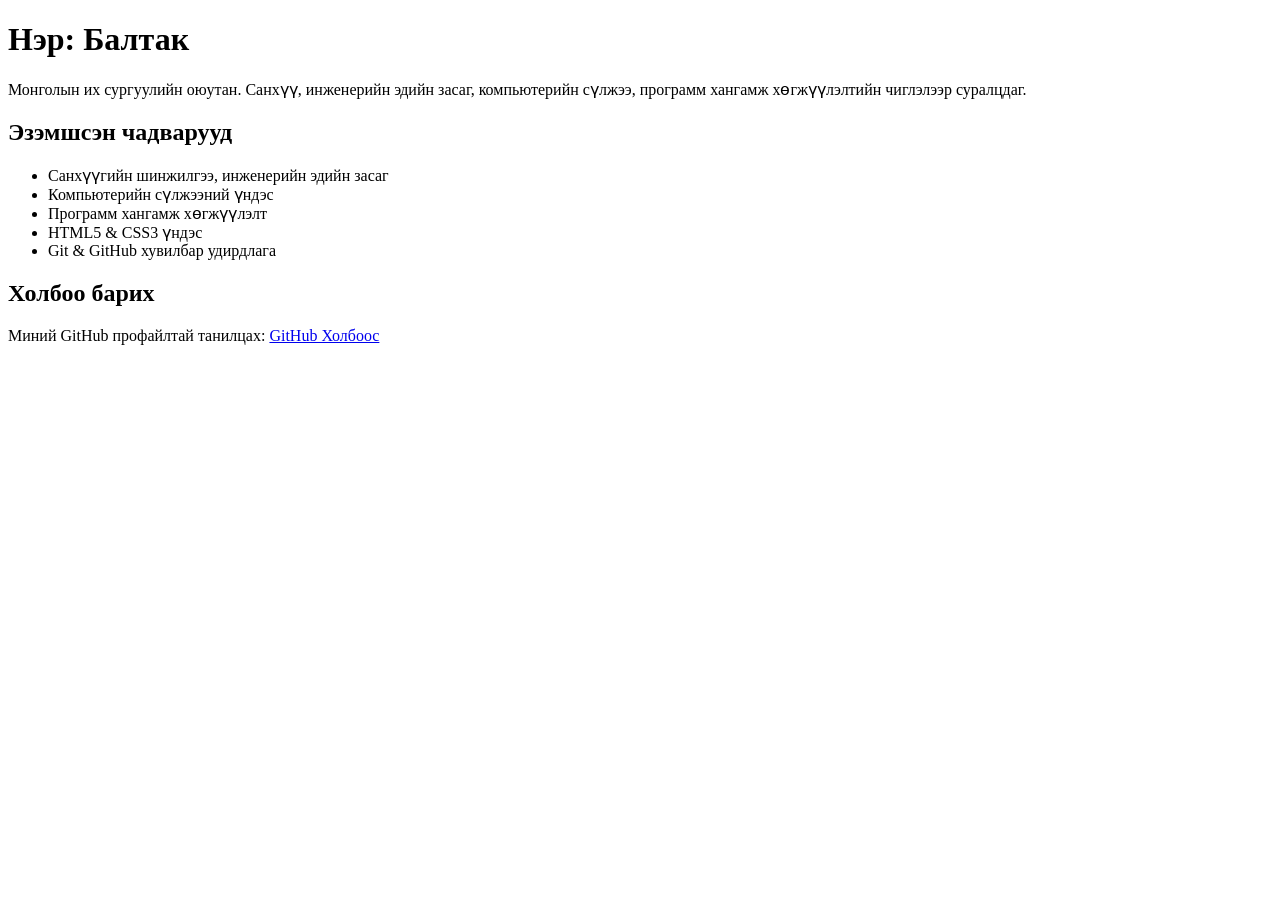
<file: lab01/index.html>
<!DOCTYPE html>
<html lang="mn">
<head>
  <meta charset="UTF-8">
  <meta name="viewport" content="width=device-width, initial-scale=1.0">
  <title>Миний Товч CV</title>
</head>
<body>
  <!-- Үндсэн гарчиг -->
  <h1>Нэр: Балтак</h1>

  <!-- Товч танилцуулга -->
  <p>Монголын их сургуулийн оюутан. Санхүү, инженерийн эдийн засаг, компьютерийн сүлжээ,
     программ хангамж хөгжүүлэлтийн чиглэлээр суралцдаг.</p>

  <h2>Эзэмшсэн чадварууд</h2>
  <!-- Жагсаалт -->
  <ul>
    <li>Санхүүгийн шинжилгээ, инженерийн эдийн засаг</li>
    <li>Компьютерийн сүлжээний үндэс</li>
    <li>Программ хангамж хөгжүүлэлт</li>
    <li>HTML5 &amp; CSS3 үндэс</li>
    <li>Git &amp; GitHub хувилбар удирдлага</li>
  </ul>

  <h2>Холбоо барих</h2>
  <!-- Холбоос -->
  <p>Миний GitHub профайлтай танилцах:
    <a href="https://github.com/ТАНЫ-ХЭРЭГЛЭГЧИЙН-НЭР" target="_blank">GitHub Холбоос</a>
  </p>
</body>
</html>
</file>
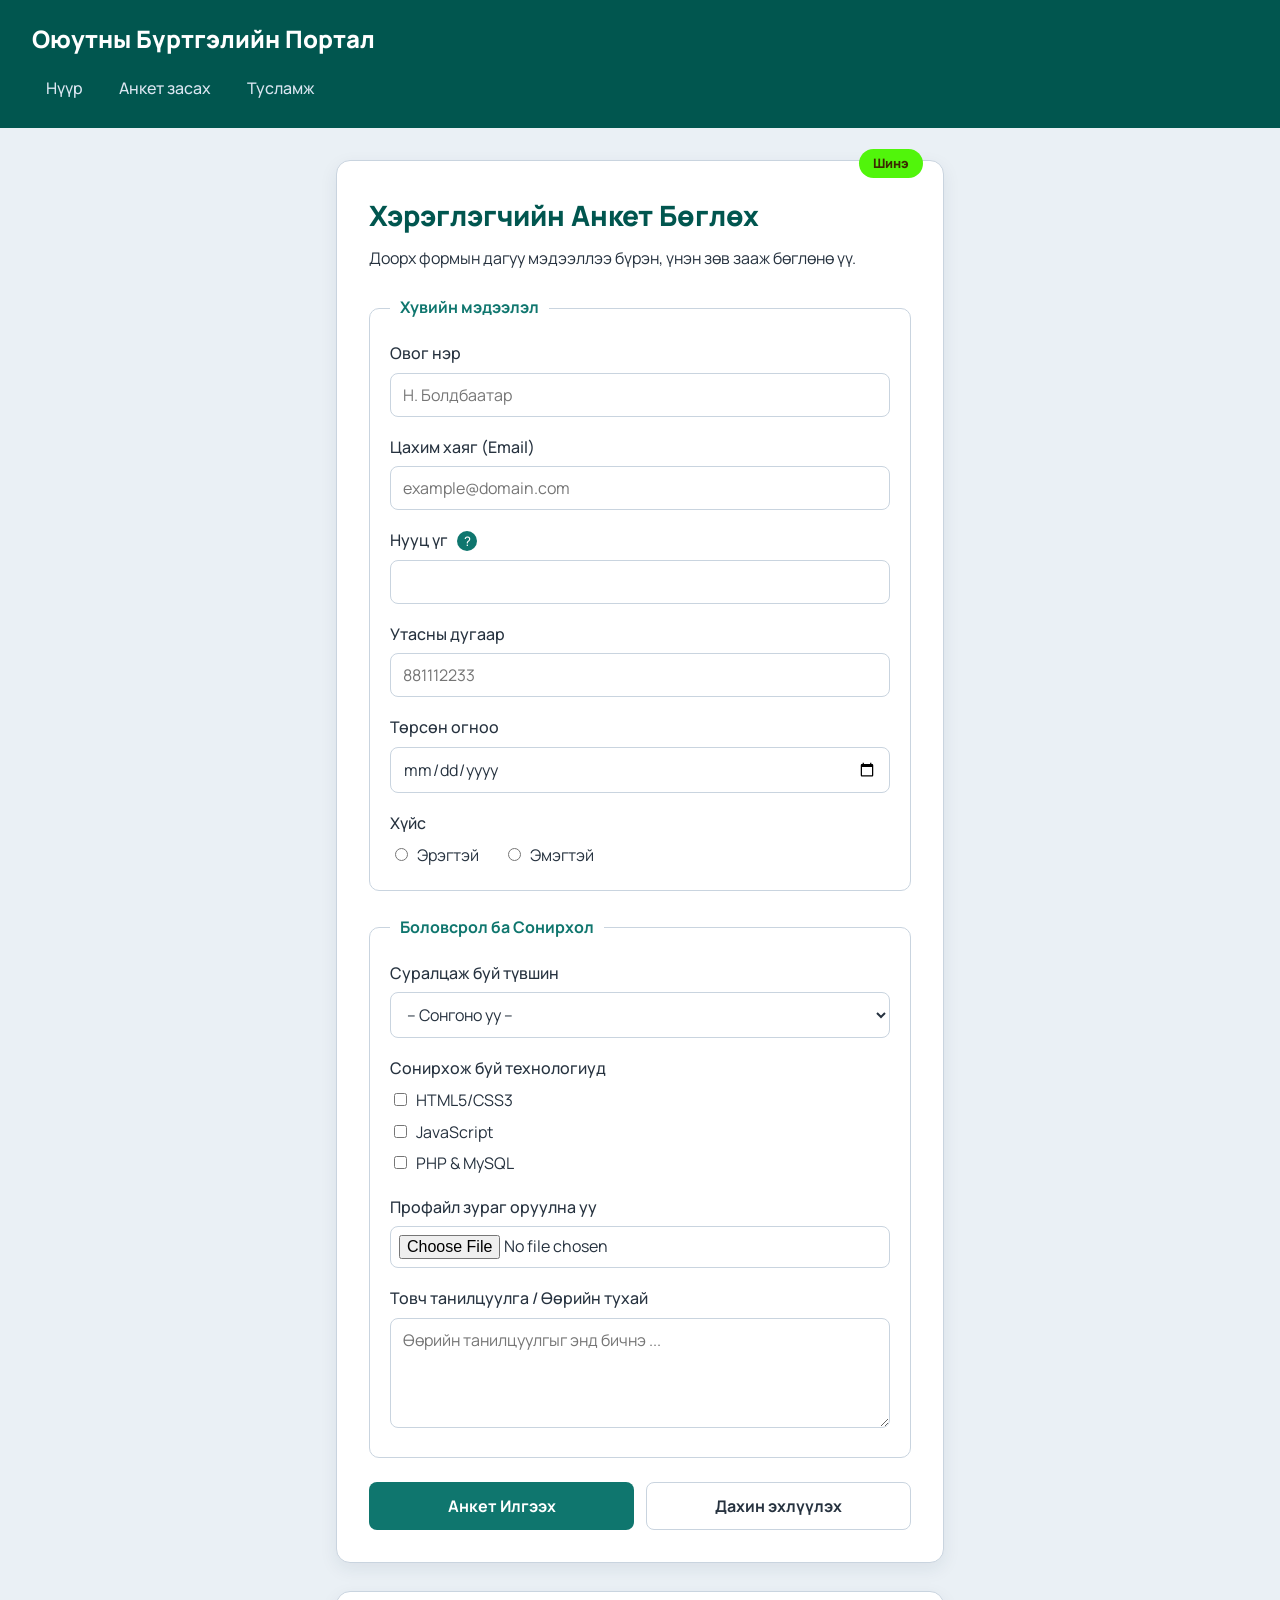
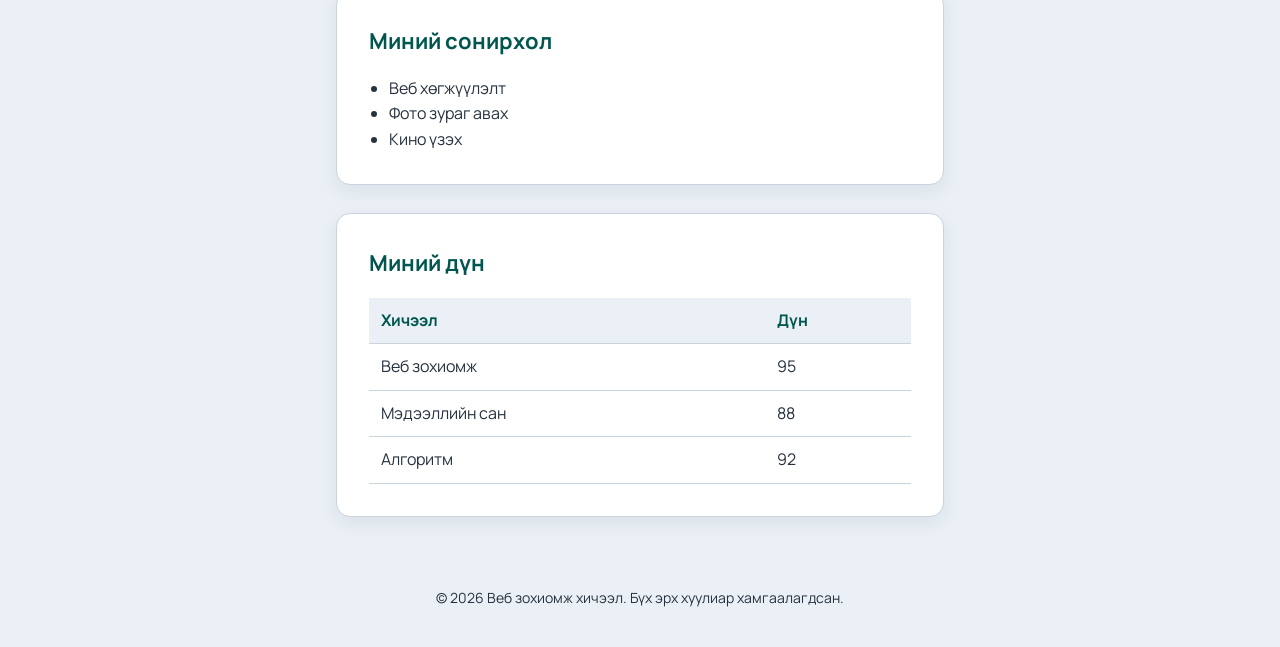
<file: lab3/index.html>
<!DOCTYPE html>
<html lang="mn">
<head>
    <meta charset="UTF-8">
    <meta name="viewport" content="width=device-width, initial-scale=1.0">
    <title>Лаборатори 03: Хэрэглэгчийн анкет</title>

    <!-- Google Fonts: Manrope (кирилл дэмждэг) -->
    <link rel="preconnect" href="https://fonts.googleapis.com">
    <link rel="preconnect" href="https://fonts.gstatic.com" crossorigin>
    <link href="https://fonts.googleapis.com/css2?family=Manrope:wght@400;500;700;800&display=swap&subset=cyrillic" rel="stylesheet">

    <!-- 1. External CSS холбох -->
    <link rel="stylesheet" href="style.css">
</head>
<body>

    <header class="site-header">
        <h1 class="site-title">Оюутны Бүртгэлийн Портал</h1>
        <nav class="site-nav">
            <ul class="nav-list">
                <li><a class="nav-link" href="../index.html">Нүүр</a></li>
                <li><a class="nav-link" href="#">Анкет засах</a></li>
                <li><a class="nav-link" href="#">Тусламж</a></li>
            </ul>
        </nav>
    </header>

    <main class="page">
        <article>
            <section class="card form-card">
                <!-- position: absolute badge (картын буланд) -->
                <span class="badge">Шинэ</span>

                <h2 class="form-title">Хэрэглэгчийн Анкет Бөглөх</h2>
                <p class="form-intro">Доорх формын дагуу мэдээллээ бүрэн, үнэн зөв зааж бөглөнө үү.</p>

                <form action="#" method="POST" enctype="multipart/form-data">
                    <fieldset class="group">
                        <legend class="group-title">Хувийн мэдээлэл</legend>

                        <div class="field">
                            <label class="field-label" for="fullname">Овог нэр</label>
                            <input class="field-input" type="text" id="fullname" name="fullname" placeholder="Н. Болдбаатар" required minlength="2">
                        </div>

                        <div class="field">
                            <label class="field-label" for="email">Цахим хаяг (Email)</label>
                            <input class="field-input" type="email" id="email" name="email" placeholder="example@domain.com" required>
                        </div>

                        <div class="field">
                            <label class="field-label" for="password">
                                Нууц үг
                                <!-- position: relative/absolute tooltip -->
                                <span class="tooltip" tabindex="0">?
                                    <span class="tooltip-text">Хамгийн багадаа 6 тэмдэгт</span>
                                </span>
                            </label>
                            <input class="field-input" type="password" id="password" name="password" required minlength="6">
                        </div>

                        <div class="field">
                            <label class="field-label" for="phone">Утасны дугаар</label>
                            <input class="field-input" type="tel" id="phone" name="phone" pattern="[0-9]{8}" placeholder="881112233" required>
                        </div>

                        <div class="field">
                            <label class="field-label" for="dob">Төрсөн огноо</label>
                            <input class="field-input" type="date" id="dob" name="dob" required>
                        </div>

                        <div class="field">
                            <span class="field-label">Хүйс</span>
                            <div class="choice-row">
                                <label class="choice" for="male">
                                    <input type="radio" id="male" name="gender" value="male"> Эрэгтэй
                                </label>
                                <label class="choice" for="female">
                                    <input type="radio" id="female" name="gender" value="female"> Эмэгтэй
                                </label>
                            </div>
                        </div>
                    </fieldset>

                    <fieldset class="group">
                        <legend class="group-title">Боловсрол ба Сонирхол</legend>

                        <div class="field">
                            <label class="field-label" for="degree">Суралцаж буй түвшин</label>
                            <select class="field-input" id="degree" name="degree" required>
                                <option value="">-- Сонгоно уу --</option>
                                <option value="bachelor">Бакалавр</option>
                                <option value="master">Магистр</option>
                                <option value="doctor">Докторант</option>
                            </select>
                        </div>

                        <div class="field">
                            <span class="field-label">Сонирхож буй технологиуд</span>
                            <div class="choice-col">
                                <label class="choice" for="html">
                                    <input type="checkbox" id="html" name="skills" value="HTML"> HTML5/CSS3
                                </label>
                                <label class="choice" for="js">
                                    <input type="checkbox" id="js" name="skills" value="JavaScript"> JavaScript
                                </label>
                                <label class="choice" for="php">
                                    <input type="checkbox" id="php" name="skills" value="PHP"> PHP &amp; MySQL
                                </label>
                            </div>
                        </div>

                        <div class="field">
                            <label class="field-label" for="avatar">Профайл зураг оруулна уу</label>
                            <input class="field-input field-file" type="file" id="avatar" name="avatar" accept="image/*">
                        </div>

                        <div class="field">
                            <label class="field-label" for="bio">Товч танилцуулга / Өөрийн тухай</label>
                            <textarea class="field-input" id="bio" name="bio" rows="4" placeholder="Өөрийн танилцуулгыг энд бичнэ ..."></textarea>
                        </div>
                    </fieldset>

                    <div class="btn-row">
                        <button class="btn btn-primary" type="submit">Анкет Илгээх</button>
                        <button class="btn btn-secondary" type="reset">Дахин эхлүүлэх</button>
                    </div>
                </form>
            </section>
        </article>

        <section class="card">
            <h2 class="section-title">Миний сонирхол</h2>
            <ul class="interest-list">
                <li>Веб хөгжүүлэлт</li>
                <li>Фото зураг авах</li>
                <li>Кино үзэх</li>
            </ul>
        </section>

        <section class="card">
            <h2 class="section-title">Миний дүн</h2>
            <table class="grades">
                <thead>
                    <tr>
                        <th>Хичээл</th>
                        <th>Дүн</th>
                    </tr>
                </thead>
                <tbody>
                    <tr><td>Веб зохиомж</td><td>95</td></tr>
                    <tr><td>Мэдээллийн сан</td><td>88</td></tr>
                    <tr><td>Алгоритм</td><td>92</td></tr>
                </tbody>
            </table>
        </section>
    </main>

    <footer class="site-footer">
        <p>&copy; 2026 Веб зохиомж хичээл. Бүх эрх хуулиар хамгаалагдсан.</p>
    </footer>

</body>
</html>
</file>
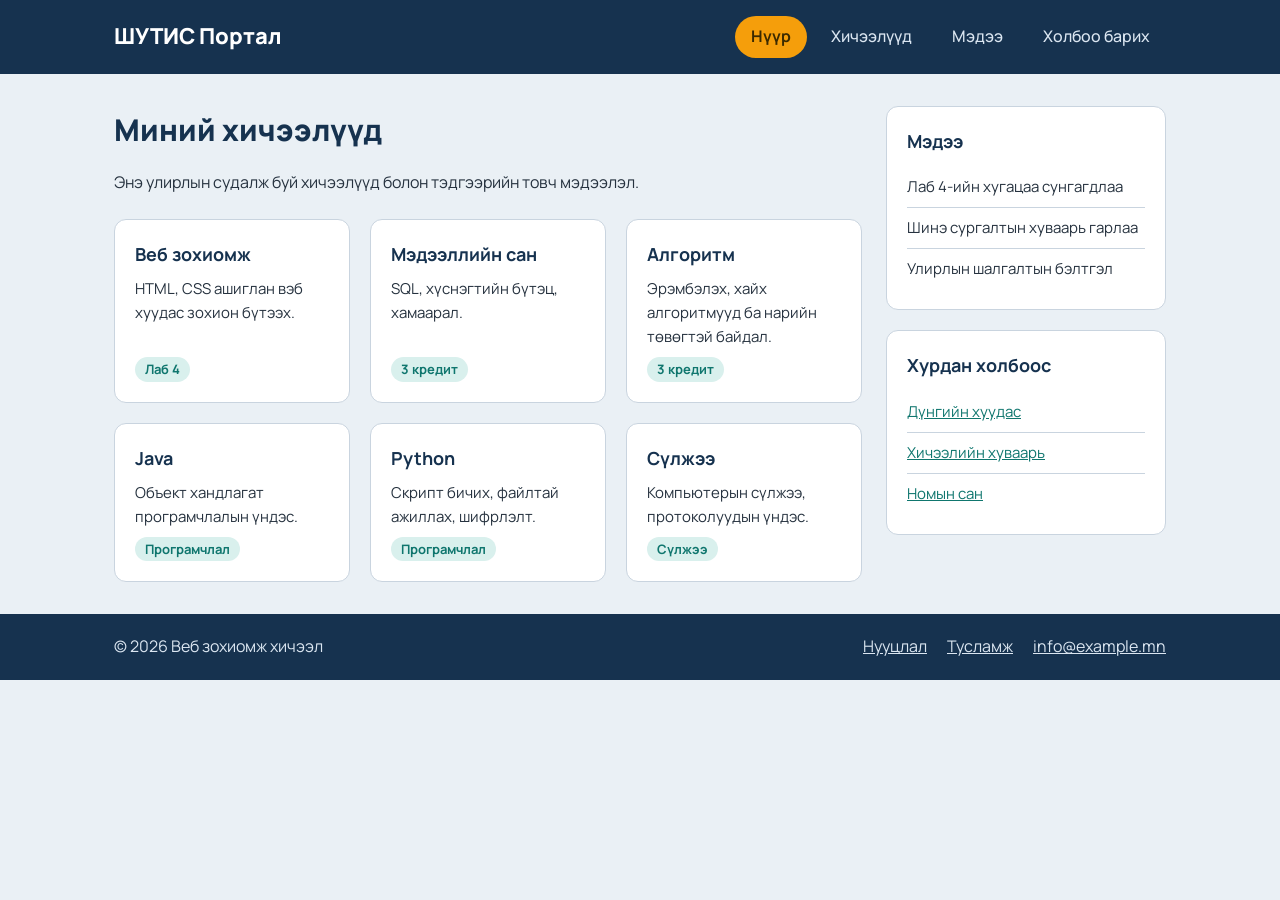
<file: lab4/index.html>
<!DOCTYPE html>
<html lang="mn">
<head>
    <meta charset="UTF-8">
    <meta name="viewport" content="width=device-width, initial-scale=1.0">
    <title>Лаборатори 04: Flexbox ба Grid layout</title>

    <link rel="preconnect" href="https://fonts.googleapis.com">
    <link rel="preconnect" href="https://fonts.gstatic.com" crossorigin>
    <link href="https://fonts.googleapis.com/css2?family=Manrope:wght@400;500;700;800&display=swap&subset=cyrillic" rel="stylesheet">
    <link rel="stylesheet" href="style.css">
</head>
<body>

    <!-- HEADER + NAVIGATION (Flexbox) -->
    <header class="site-header">
        <div class="header-inner">
            <a class="logo" href="#">ШУТИС Портал</a>
            <nav class="main-nav" aria-label="Үндсэн цэс">
                <ul class="nav-list">
                    <li><a class="nav-link is-active" href="#">Нүүр</a></li>
                    <li><a class="nav-link" href="#courses">Хичээлүүд</a></li>
                    <li><a class="nav-link" href="#news">Мэдээ</a></li>
                    <li><a class="nav-link" href="#contact">Холбоо барих</a></li>
                </ul>
            </nav>
        </div>
    </header>

    <!-- ҮНДСЭН БҮТЭЦ (Grid: main + sidebar) -->
    <div class="layout">

        <main class="content">
            <section class="intro">
                <h1 class="page-title">Миний хичээлүүд</h1>
                <p>Энэ улирлын судалж буй хичээлүүд болон тэдгээрийн товч мэдээлэл.</p>
            </section>

            <!-- КАРТЫН ГРИД (3 багана) -->
            <section class="card-grid" id="courses" aria-label="Хичээлүүд">
                <article class="card">
                    <h2 class="card-title">Веб зохиомж</h2>
                    <p class="card-text">HTML, CSS ашиглан вэб хуудас зохион бүтээх.</p>
                    <span class="tag">Лаб 4</span>
                </article>
                <article class="card">
                    <h2 class="card-title">Мэдээллийн сан</h2>
                    <p class="card-text">SQL, хүснэгтийн бүтэц, хамаарал.</p>
                    <span class="tag">3 кредит</span>
                </article>
                <article class="card">
                    <h2 class="card-title">Алгоритм</h2>
                    <p class="card-text">Эрэмбэлэх, хайх алгоритмууд ба нарийн төвөгтэй байдал.</p>
                    <span class="tag">3 кредит</span>
                </article>
                <article class="card">
                    <h2 class="card-title">Java</h2>
                    <p class="card-text">Объект хандлагат програмчлалын үндэс.</p>
                    <span class="tag">Програмчлал</span>
                </article>
                <article class="card">
                    <h2 class="card-title">Python</h2>
                    <p class="card-text">Скрипт бичих, файлтай ажиллах, шифрлэлт.</p>
                    <span class="tag">Програмчлал</span>
                </article>
                <article class="card">
                    <h2 class="card-title">Сүлжээ</h2>
                    <p class="card-text">Компьютерын сүлжээ, протоколуудын үндэс.</p>
                    <span class="tag">Сүлжээ</span>
                </article>
            </section>
        </main>

        <!-- SIDEBAR -->
        <aside class="sidebar">
            <section class="widget" id="news">
                <h2 class="widget-title">Мэдээ</h2>
                <ul class="widget-list">
                    <li>Лаб 4-ийн хугацаа сунгагдлаа</li>
                    <li>Шинэ сургалтын хуваарь гарлаа</li>
                    <li>Улирлын шалгалтын бэлтгэл</li>
                </ul>
            </section>
            <section class="widget">
                <h2 class="widget-title">Хурдан холбоос</h2>
                <ul class="widget-list">
                    <li><a href="#">Дүнгийн хуудас</a></li>
                    <li><a href="#">Хичээлийн хуваарь</a></li>
                    <li><a href="#">Номын сан</a></li>
                </ul>
            </section>
        </aside>
    </div>

    <!-- FOOTER (Flexbox) -->
    <footer class="site-footer" id="contact">
        <div class="footer-inner">
            <p>&copy; 2026 Веб зохиомж хичээл</p>
            <ul class="footer-links">
                <li><a href="#">Нууцлал</a></li>
                <li><a href="#">Тусламж</a></li>
                <li><a href="#">info@example.mn</a></li>
            </ul>
        </div>
    </footer>

</body>
</html>
</file>
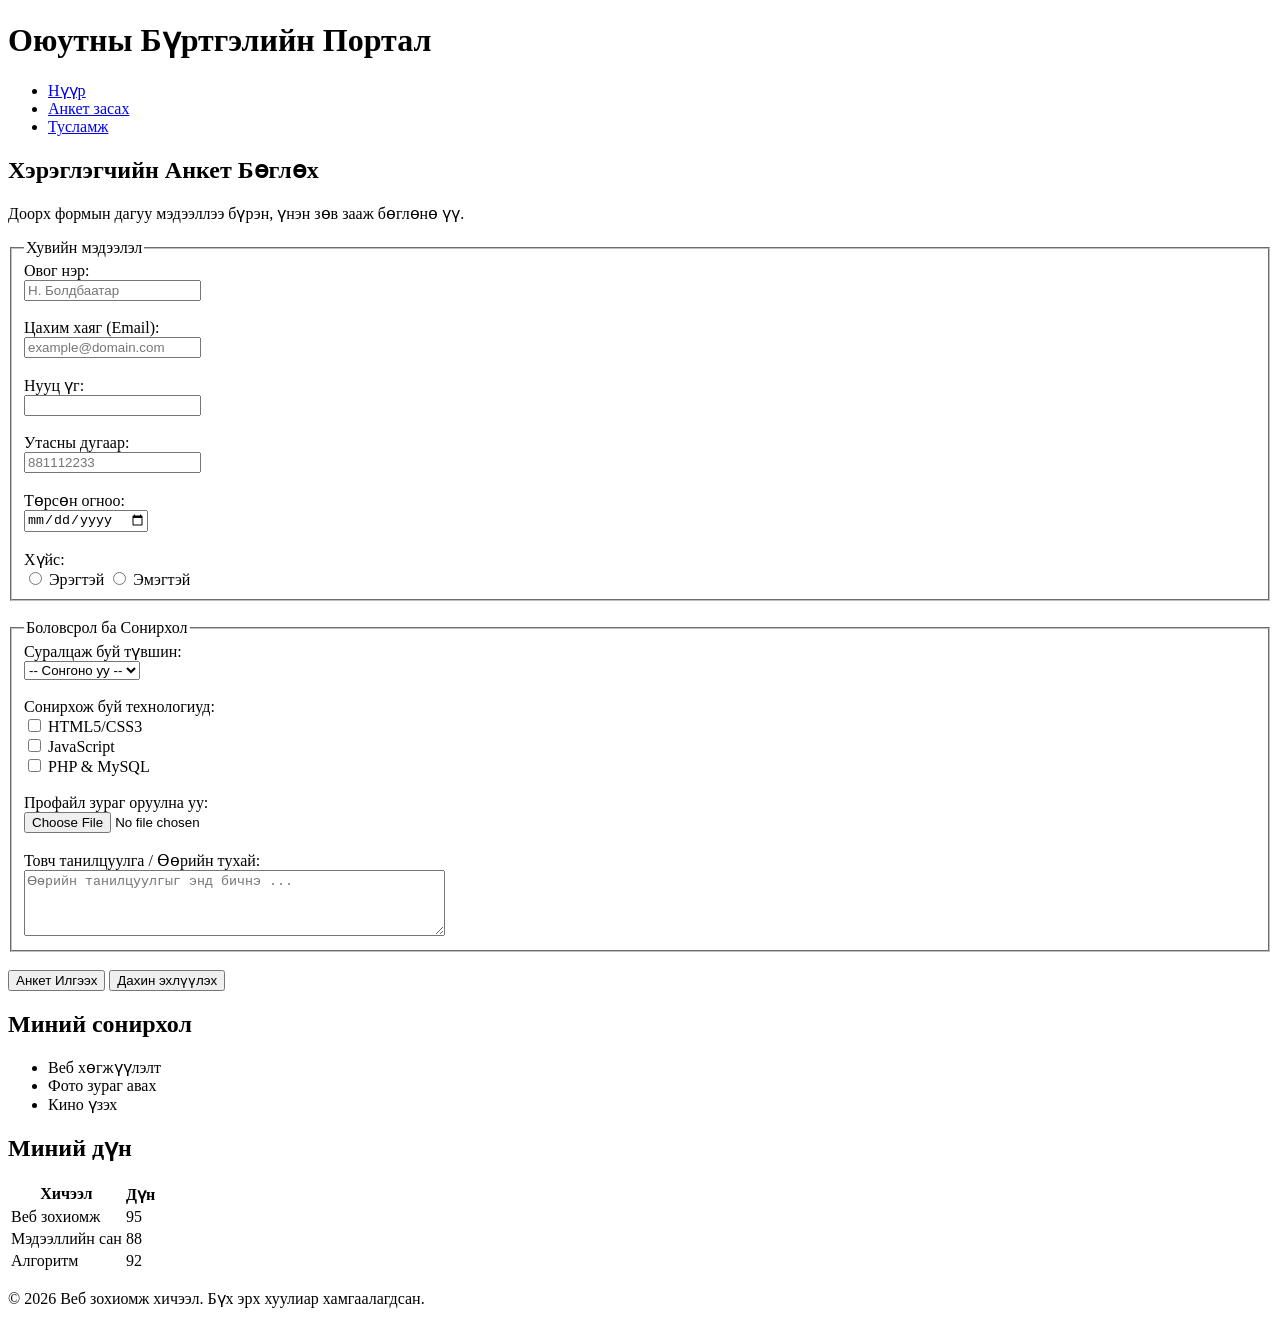
<file: lab02/gemini-code-1790937318758.html>
<!DOCTYPE html>
<html lang="mn">
<head>
    <meta charset="UTF-8">
    <meta name="viewport" content="width=device-width, initial-scale=1.0">
    <title>Лаборатори 02: Хэрэглэгчийн анкет</title>
</head>
<body>

    <!-- Вэбийн толгой хэсэг -->
    <header>
        <h1>Оюутны Бүртгэлийн Портал</h1>
        <!-- Навигацийн цэс -->
        <nav>
            <ul>
                <li><a href="../index.html">Нүүр</a></li>
                <li><a href="#">Анкет засах</a></li>
                <li><a href="#">Тусламж</a></li>
            </ul>
        </nav>
    </header>

    <!-- Үндсэн контент -->
    <main>
        <!-- Анкет бөглөх хэсэг -->
        <article>
            <section>
                <h2>Хэрэглэгчийн Анкет Бөглөх</h2>
                <p>Доорх формын дагуу мэдээллээ бүрэн, үнэн зөв зааж бөглөнө үү.</p>

                <!-- Форм -->
                <form action="#" method="POST" enctype="multipart/form-data">
                    <!-- 1-р бүлэг: Хувийн мэдээлэл -->
                    <fieldset>
                        <legend>Хувийн мэдээлэл</legend>
                        
                        <label for="fullname">Овог нэр:</label><br>
                        <input type="text" id="fullname" name="fullname" placeholder="Н. Болдбаатар" required minlength="2"><br><br>

                        <label for="email">Цахим хаяг (Email):</label><br>
                        <input type="email" id="email" name="email" placeholder="example@domain.com" required><br><br>

                        <label for="password">Нууц үг:</label><br>
                        <input type="password" id="password" name="password" required minlength="6"><br><br>

                        <label for="phone">Утасны дугаар:</label><br>
                        <input type="tel" id="phone" name="phone" pattern="[0-9]{8}" placeholder="881112233" required><br><br>

                        <label for="dob">Төрсөн огноо:</label><br>
                        <input type="date" id="dob" name="dob" required><br><br>

                        <label>Хүйс:</label><br>
                        <input type="radio" id="male" name="gender" value="male">
                        <label for="male">Эрэгтэй</label>
                        <input type="radio" id="female" name="gender" value="female">
                        <label for="female">Эмэгтэй</label><br>
                    </fieldset>
                    <br>

                    <!-- 2-р бүлэг: Мэргэжил ба Сургалтын мэдээлэл -->
                    <fieldset>
                        <legend>Боловсрол ба Сонирхол</legend>

                        <label for="degree">Суралцаж буй түвшин:</label><br>
                        <select id="degree" name="degree" required>
                            <option value="">-- Сонгоно уу --</option>
                            <option value="bachelor">Бакалавр</option>
                            <option value="master">Магистр</option>
                            <option value="doctor">Докторант</option>
                        </select><br><br>

                        <label>Сонирхож буй технологиуд:</label><br>
                        <input type="checkbox" id="html" name="skills" value="HTML">
                        <label for="html">HTML5/CSS3</label><br>
                        <input type="checkbox" id="js" name="skills" value="JavaScript">
                        <label for="js">JavaScript</label><br>
                        <input type="checkbox" id="php" name="skills" value="PHP">
                        <label for="php">PHP & MySQL</label><br><br>

                        <label for="avatar">Профайл зураг оруулна уу:</label><br>
                        <input type="file" id="avatar" name="avatar" accept="image/*"><br><br>

                        <label for="bio">Товч танилцуулга / Өөрийн тухай:</label><br>
                        <textarea id="bio" name="bio" rows="4" cols="50" placeholder="Өөрийн танилцуулгыг энд бичнэ ..."></textarea><br>
                    </fieldset>
                    <br>

                    <!-- Илгээх ба Арилгах товчлуурууд -->
                    <button type="submit">Анкет Илгээх</button>
                    <button type="reset">Дахин эхлүүлэх</button>
                </form>
            </section>
        </article>

        <!-- Сонирхлын жагсаалт -->
        <section>
            <h2>Миний сонирхол</h2>
            <ul>
                <li>Веб хөгжүүлэлт</li>
                <li>Фото зураг авах</li>
                <li>Кино үзэх</li>
            </ul>
        </section>

        <!-- Дүнгийн хүснэгт -->
        <section>
            <h2>Миний дүн</h2>
            <table>
                <thead>
                    <tr>
                        <th>Хичээл</th>
                        <th>Дүн</th>
                    </tr>
                </thead>
                <tbody>
                    <tr>
                        <td>Веб зохиомж</td>
                        <td>95</td>
                    </tr>
                    <tr>
                        <td>Мэдээллийн сан</td>
                        <td>88</td>
                    </tr>
                    <tr>
                        <td>Алгоритм</td>
                        <td>92</td>
                    </tr>
                </tbody>
            </table>
        </section>
    </main>

    <!-- Хөл хэсэг -->
    <footer>
        <p>&copy; 2026 Веб зохиомж хичээл. Бүх эрх хуулиар хамгаалагдсан.</p>
    </footer>

</body>
</html>
</file>
<file: lab3/style.css>
/* =========================================================
   Лаборатори 03: HTML формыг CSS-ээр загварчлах
   ========================================================= */

/* ---------- 5. Өнгө, фонт: нэг газраас удирдана ---------- */
:root {
  --ink: #01564f;        /* гарчиг, header */
  --text: #26323f;       /* үндсэн текст */
  --accent: #0f766e;     /* үндсэн товч, focus */
  --accent-dark: #0b5953;
  --highlight: #51f50b;  /* badge */
  --page: #eaf0f5;       /* хуудасны дэвсгэр */
  --card: #ffffff;
  --line: #c9d4df;       /* хүрээ */
  --font: 'Manrope', Arial, sans-serif;
}

* {
  box-sizing: border-box;
}

body {
  margin: 0;
  font-family: var(--font);
  font-size: 16px;
  line-height: 1.6;
  color: var(--text);
  background: var(--page);
}

/* ---------- Header / Nav ---------- */
.site-header {
  background: var(--ink);
  color: #fff;
  padding: 20px 32px;
}

.site-title {
  margin: 0 0 12px;
  font-size: 24px;
  font-weight: 800;
}

.nav-list {
  display: flex;
  gap: 8px;
  margin: 0;
  padding: 0;
  list-style: none;
}

.nav-link {
  display: block;
  padding: 6px 14px;
  border-radius: 999px;
  color: #dbe6f1;
  text-decoration: none;
  font-weight: 500;
}

.nav-link:hover,
.nav-link:focus-visible {
  background: rgba(255, 255, 255, 0.15);
  color: #fff;
}

/* ---------- Хуудасны бүтэц ---------- */
.page {
  max-width: 640px;
  margin: 32px auto;          /* голлуулах */
  padding: 0 16px;
}

/* ---------- 3. Box model: карт ---------- */
.card {
  background: var(--card);
  padding: 32px;              /* дотор зай */
  margin-bottom: 28px;        /* гаднах зай */
  border: 1px solid var(--line);
  border-radius: 14px;        /* бөөрөнхий булан */
  box-shadow: 0 6px 18px rgba(22, 50, 79, 0.08);
}

/* ---------- 2. Class сонгогчоор тус тусад нь загварчлах ---------- */

/* Гарчиг */
.form-title {
  margin: 0 0 8px;
  font-size: 28px;
  font-weight: 800;
  color: var(--ink);
}

.section-title {
  margin: 0 0 16px;
  font-size: 22px;
  font-weight: 700;
  color: var(--ink);
}

.form-intro {
  margin: 0 0 24px;
}

/* Бүлэг (fieldset) */
.group {
  margin: 0 0 24px;
  padding: 20px 20px 4px;
  border: 1px solid var(--line);
  border-radius: 10px;
}

.group-title {
  padding: 0 10px;
  font-weight: 700;
  color: var(--accent);
}

/* Талбар */
.field {
  margin-bottom: 18px;        /* талбар хоорондын зай */
}

.field-label {
  display: block;
  margin-bottom: 6px;
  font-weight: 500;
}

.field-input {
  width: 100%;
  padding: 10px 12px;         /* "амьсгалуулах" дотор зай */
  border: 1px solid var(--line);
  border-radius: 8px;
  font-family: inherit;
  font-size: 16px;
  color: var(--text);
  background: #fff;
}

.field-input:focus {
  outline: none;
  border-color: var(--accent);
  box-shadow: 0 0 0 3px rgba(15, 118, 110, 0.2);
}

.field-file {
  padding: 8px;
}

textarea.field-input {
  resize: vertical;
}

/* Radio / checkbox */
.choice-row {
  display: flex;
  gap: 24px;
}

.choice-col {
  display: flex;
  flex-direction: column;
  gap: 6px;
}

.choice {
  cursor: pointer;
}

.choice input {
  margin-right: 6px;
  accent-color: var(--accent);
}

/* Товчнууд */
.btn-row {
  display: flex;
  gap: 12px;
}

.btn {
  flex: 1;
  padding: 12px 16px;
  border: 1px solid transparent;
  border-radius: 8px;
  font-family: inherit;
  font-size: 16px;
  font-weight: 700;
  cursor: pointer;
}

.btn-primary {
  background: var(--accent);
  color: #fff;
}

.btn-primary:hover {
  background: var(--accent-dark);
}

.btn-secondary {
  background: #fff;
  color: var(--text);
  border-color: var(--line);
}

.btn-secondary:hover {
  background: var(--page);
}

.btn:focus-visible {
  outline: 3px solid var(--highlight);
  outline-offset: 2px;
}

/* ---------- 4. position: relative / absolute ---------- */

/* Эцэг элемент: relative болгосноор badge энэ картын дотор байрлана */
.form-card {
  position: relative;
}

/* Badge: картын баруун дээд буланд */
.badge {
  position: absolute;
  top: -12px;
  right: 20px;
  padding: 4px 14px;
  border-radius: 999px;
  background: var(--highlight);
  color: #3b2a00;
  font-size: 13px;
  font-weight: 800;
}

/* Tooltip: "?" дээр хулганаа аваачихад гарна */
.tooltip {
  position: relative;
  display: inline-block;
  width: 20px;
  height: 20px;
  margin-left: 6px;
  border-radius: 50%;
  background: var(--accent);
  color: #fff;
  font-size: 13px;
  line-height: 20px;
  text-align: center;
  cursor: help;
}

.tooltip-text {
  position: absolute;
  bottom: 130%;
  left: 50%;
  transform: translateX(-50%);
  width: 180px;
  padding: 6px 10px;
  border-radius: 6px;
  background: var(--ink);
  color: #fff;
  font-size: 13px;
  font-weight: 400;
  line-height: 1.4;
  visibility: hidden;
  opacity: 0;
  transition: opacity 0.2s;
}

.tooltip:hover .tooltip-text,
.tooltip:focus .tooltip-text {
  visibility: visible;
  opacity: 1;
}

/* ---------- Жагсаалт, хүснэгт ---------- */
.interest-list {
  margin: 0;
  padding-left: 20px;
}

.grades {
  width: 100%;
  border-collapse: collapse;
}

.grades th,
.grades td {
  padding: 10px 12px;
  border-bottom: 1px solid var(--line);
  text-align: left;
}

.grades th {
  background: var(--page);
  color: var(--ink);
}

/* ---------- Footer ---------- */
.site-footer {
  padding: 24px 16px;
  text-align: center;
  font-size: 14px;
}

/* ---------- Жижиг дэлгэц ---------- */
@media (max-width: 520px) {
  .card {
    padding: 20px;
  }
  .btn-row {
    flex-direction: column;
  }
}
</file>
<file: lab4/style.css>
/* =========================================================
   Лаборатори 04: Flexbox + CSS Grid layout
   ========================================================= */

:root {
  --ink: #16324f;
  --text: #26323f;
  --accent: #0f766e;
  --highlight: #f59e0b;
  --page: #eaf0f5;
  --card: #ffffff;
  --line: #c9d4df;
  --font: 'Manrope', Arial, sans-serif;
}

* {
  box-sizing: border-box;
}

body {
  margin: 0;
  font-family: var(--font);
  line-height: 1.6;
  color: var(--text);
  background: var(--page);
}

a {
  color: var(--accent);
}

ul {
  margin: 0;
  padding: 0;
  list-style: none;
}

/* ---------- HEADER + NAV: FLEXBOX ---------- */
.site-header {
  background: var(--ink);
}

.header-inner {
  display: flex;
  justify-content: space-between;   /* лого зүүн, цэс баруун */
  align-items: center;              /* босоо голлуулах */
  max-width: 1100px;
  margin: 0 auto;
  padding: 16px 24px;
}

.logo {
  color: #fff;
  font-size: 22px;
  font-weight: 800;
  text-decoration: none;
}

.nav-list {
  display: flex;
  gap: 8px;
}

.nav-link {
  display: block;
  padding: 8px 16px;
  border-radius: 999px;
  color: #dbe6f1;
  text-decoration: none;
  font-weight: 500;
}

.nav-link:hover,
.nav-link:focus-visible {
  background: rgba(255, 255, 255, 0.15);
  color: #fff;
}

.nav-link.is-active {
  background: var(--highlight);
  color: #3b2a00;
  font-weight: 700;
}

/* ---------- ҮНДСЭН БҮТЭЦ: GRID (main + sidebar) ---------- */
.layout {
  display: grid;
  grid-template-columns: 1fr 280px;  /* агуулга + sidebar */
  gap: 24px;
  align-items: start;                /* sidebar өндрөөрөө тэнийхгүй */
  max-width: 1100px;
  margin: 32px auto;
  padding: 0 24px;
}

.page-title {
  margin: 0 0 8px;
  font-size: 30px;
  font-weight: 800;
  color: var(--ink);
}

.intro {
  margin-bottom: 24px;
}

/* ---------- КАРТЫН ГРИД: 3 БАГАНА ---------- */
.card-grid {
  display: grid;
  grid-template-columns: repeat(3, 1fr);
  gap: 20px;
}

.card {
  display: flex;                     /* карт доторх бүтэц */
  flex-direction: column;
  align-items: flex-start;
  gap: 8px;
  padding: 20px;
  background: var(--card);
  border: 1px solid var(--line);
  border-radius: 12px;
}

.card-title {
  margin: 0;
  font-size: 18px;
  font-weight: 700;
  color: var(--ink);
}

.card-text {
  margin: 0;
  flex-grow: 1;                      /* tag-ийг доош түлхэнэ */
  font-size: 15px;
}

.tag {
  padding: 2px 10px;
  border-radius: 999px;
  background: #d9f0ed;
  color: var(--accent);
  font-size: 13px;
  font-weight: 700;
}

/* ---------- SIDEBAR ---------- */
.sidebar {
  display: flex;
  flex-direction: column;
  gap: 20px;
}

.widget {
  padding: 20px;
  background: var(--card);
  border: 1px solid var(--line);
  border-radius: 12px;
}

.widget-title {
  margin: 0 0 12px;
  font-size: 18px;
  font-weight: 700;
  color: var(--ink);
}

.widget-list li {
  padding: 8px 0;
  border-bottom: 1px solid var(--line);
  font-size: 15px;
}

.widget-list li:last-child {
  border-bottom: none;
}

/* ---------- FOOTER: FLEXBOX ---------- */
.site-footer {
  background: var(--ink);
  color: #dbe6f1;
}

.footer-inner {
  display: flex;
  justify-content: space-between;
  align-items: center;
  flex-wrap: wrap;
  gap: 12px;
  max-width: 1100px;
  margin: 0 auto;
  padding: 20px 24px;
}

.footer-inner p {
  margin: 0;
}

.footer-links {
  display: flex;
  gap: 20px;
}

.footer-links a {
  color: #dbe6f1;
}

/* ---------- RESPONSIVE ---------- */
@media (max-width: 900px) {
  .card-grid {
    grid-template-columns: repeat(2, 1fr);
  }
}

@media (max-width: 700px) {
  .layout {
    grid-template-columns: 1fr;      /* sidebar доошоо орно */
  }
  .header-inner {
    flex-direction: column;
    gap: 12px;
  }
  .card-grid {
    grid-template-columns: 1fr;
  }
}
</file>
